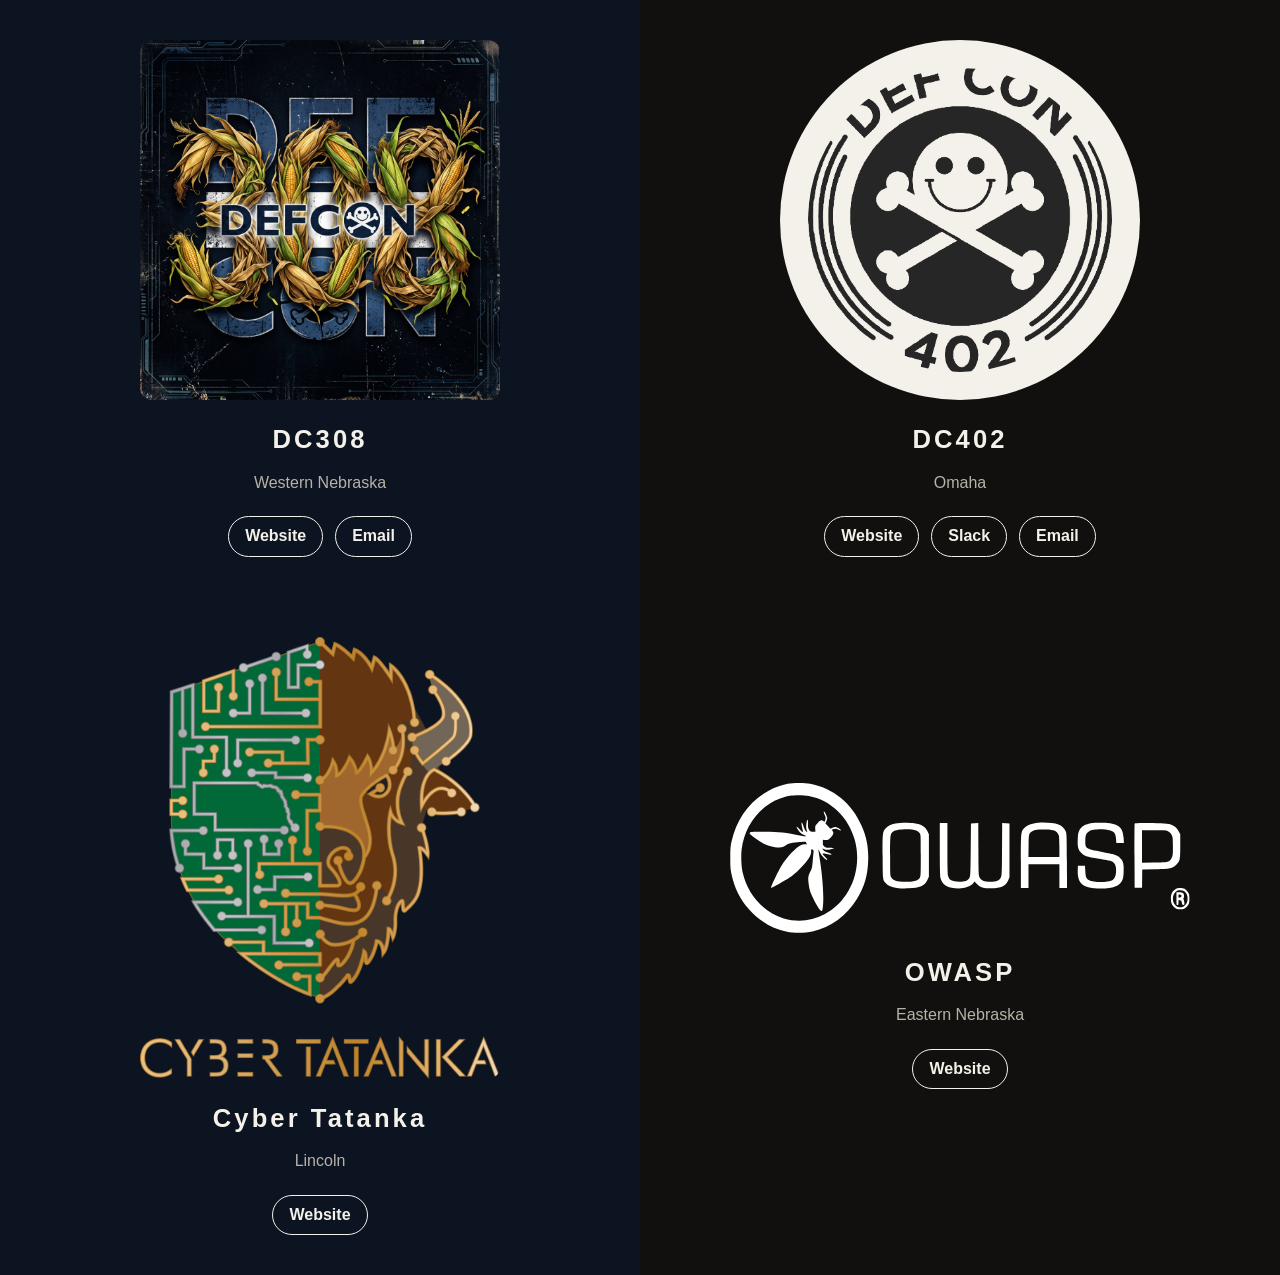
<file: index.html>
<!doctype html>
<html lang="en">
<head>
  <meta charset="utf-8">
  <meta name="viewport" content="width=device-width, initial-scale=1">
  <title>Nebraska Cybersecurity — DC308, DC402, Cyber Tatanka, OWASP</title>
  <meta name="description" content="Nebraska cyber groups: DC308, DC402, Cyber Tatanka, and OWASP Lincoln and Omaha.">
  <link rel="stylesheet" href="style.css">
  <link rel="icon" href="images/dc402-logo.png">
</head>
<body>
  <main>
    <section class="group left">
      <img src="images/dc308-logo.jpeg" alt="DEF CON 308">
      <h1>DC308</h1>
      <p>Western Nebraska</p>
      <nav>
        <a href="https://www.dc308.com/">Website</a>
        <a href="mailto:toor@dc308.com">Email</a>
      </nav>
    </section>
    <section class="group right">
      <img class="stamp" src="images/dc402-logo.png" alt="DEF CON 402">
      <h1>DC402</h1>
      <p>Omaha</p>
      <nav>
        <a href="https://dc402.org/">Website</a>
        <a href="https://dc402.slack.com/">Slack</a>
        <a href="mailto:info@dc402.org">Email</a>
      </nav>
    </section>
    <section class="group left">
      <img src="images/cyber-tatanka-logo.png" alt="Cyber Tatanka">
      <h1>Cyber Tatanka</h1>
      <p>Lincoln</p>
      <nav>
        <a href="https://cybertatanka.org/">Website</a>
      </nav>
    </section>
    <section class="group right">
      <img class="wordmark" src="images/owasp-logo.svg" alt="OWASP">
      <h1>OWASP</h1>
      <p>Eastern Nebraska</p>
      <nav>
        <a href="https://owasp.org/chapters/eastern-nebraska">Website</a>
      </nav>
    </section>
  </main>
</body>
</html>
</file>
<file: style.css>
* { box-sizing: border-box; }
html, body { height: 100%; margin: 0; }
body {
  background: #070b12;
  color: #f4f1ea;
  font: 16px/1.4 "Segoe UI", Helvetica, Arial, sans-serif;
}
main {
  min-height: 100%;
  display: grid;
  grid-template-columns: 1fr 1fr;
}
.group {
  display: flex;
  flex-direction: column;
  align-items: center;
  justify-content: center;
  gap: 14px;
  padding: 40px 24px;
  text-align: center;
}
.left { background: #0c1422; }
.right { background: #12100e; }
img {
  width: min(360px, 78%);
  height: auto;
  border-radius: 12px;
}
img.stamp {
  background: #f4f1ea;
  padding: 28px;
  border-radius: 50%;
}
img.wordmark {
  width: min(460px, 86%);
  border-radius: 0;
}
h1 { margin: 8px 0 0; letter-spacing: 0.12em; font-size: 1.6rem; }
p { margin: 0; color: #b7b2a8; }
nav { display: flex; flex-wrap: wrap; justify-content: center; gap: 12px; margin-top: 8px; }
a {
  color: #f4f1ea;
  text-decoration: none;
  border: 1px solid #f4f1ea;
  border-radius: 999px;
  padding: 8px 16px;
  font-weight: 600;
}
a:hover { background: #f4f1ea; color: #070b12; }
@media (max-width: 720px) {
  main { grid-template-columns: 1fr; }
  .group { min-height: 70vh; }
}
</file>
